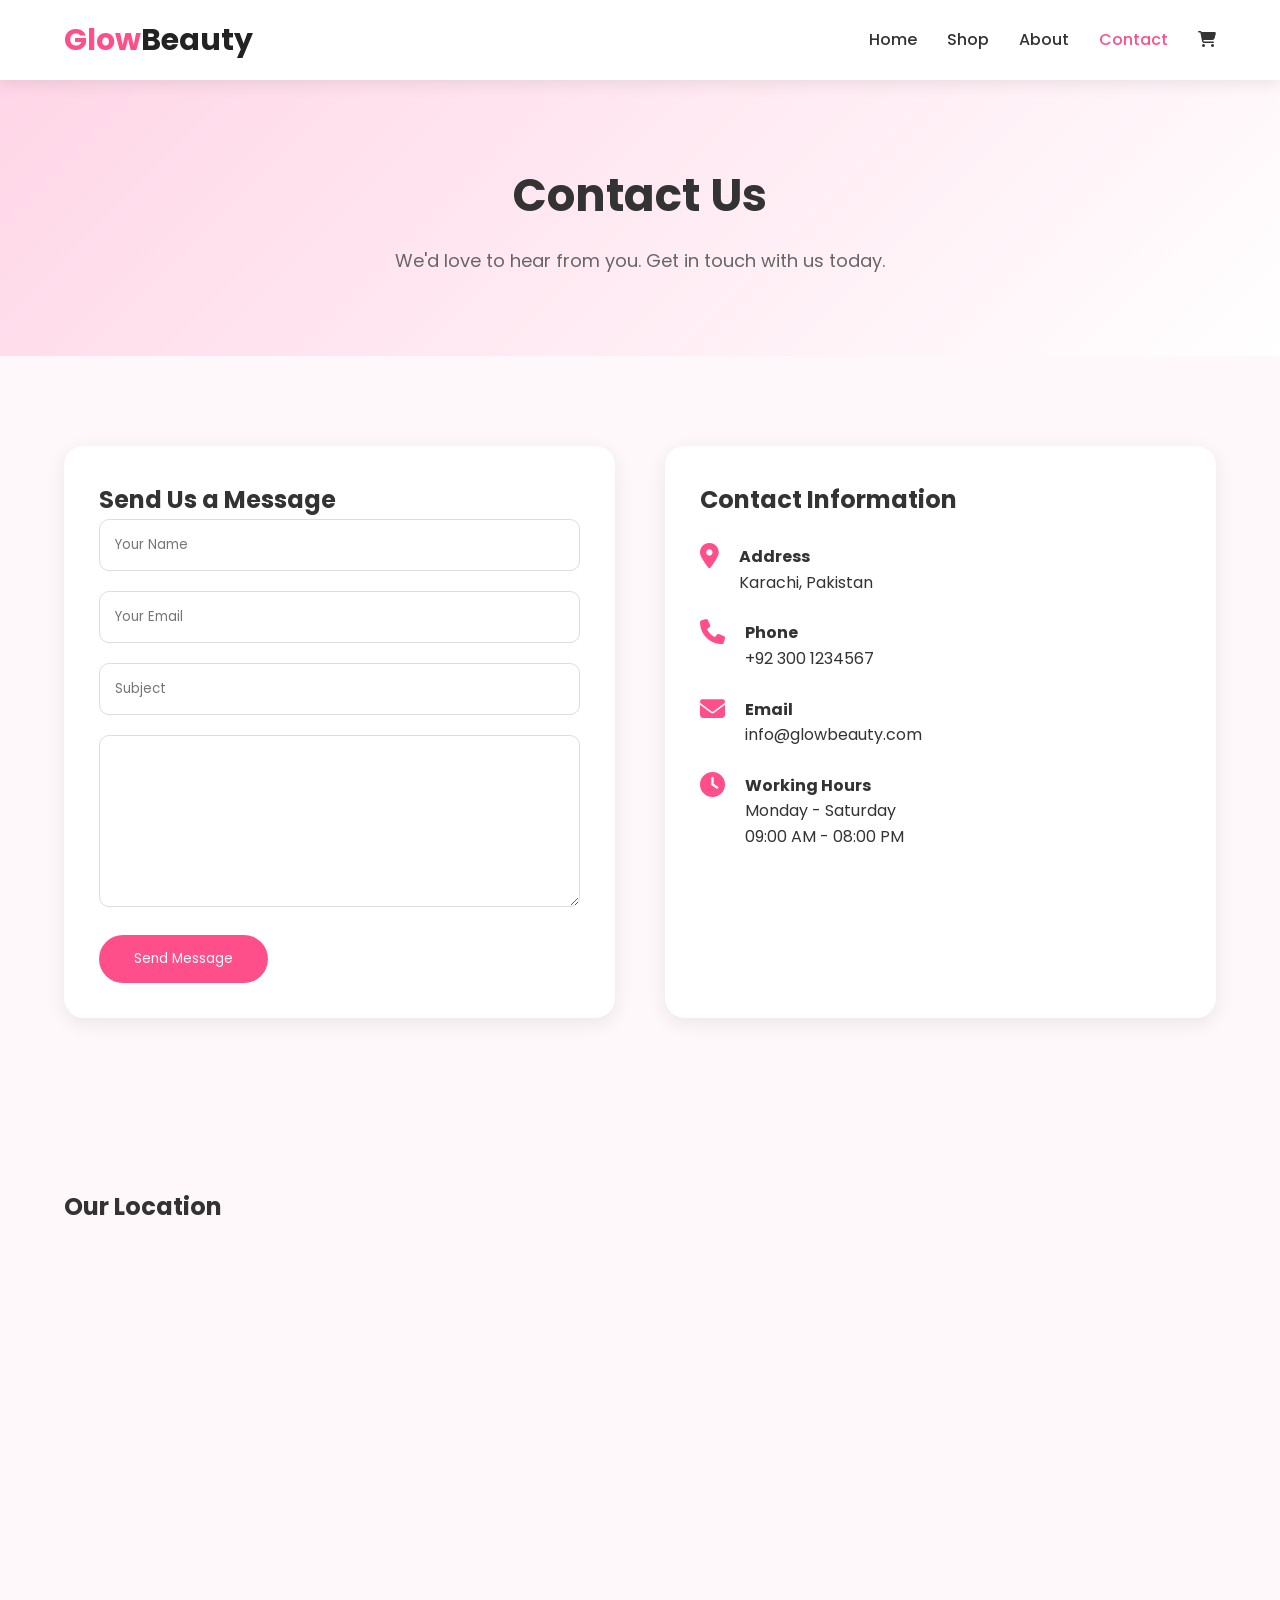
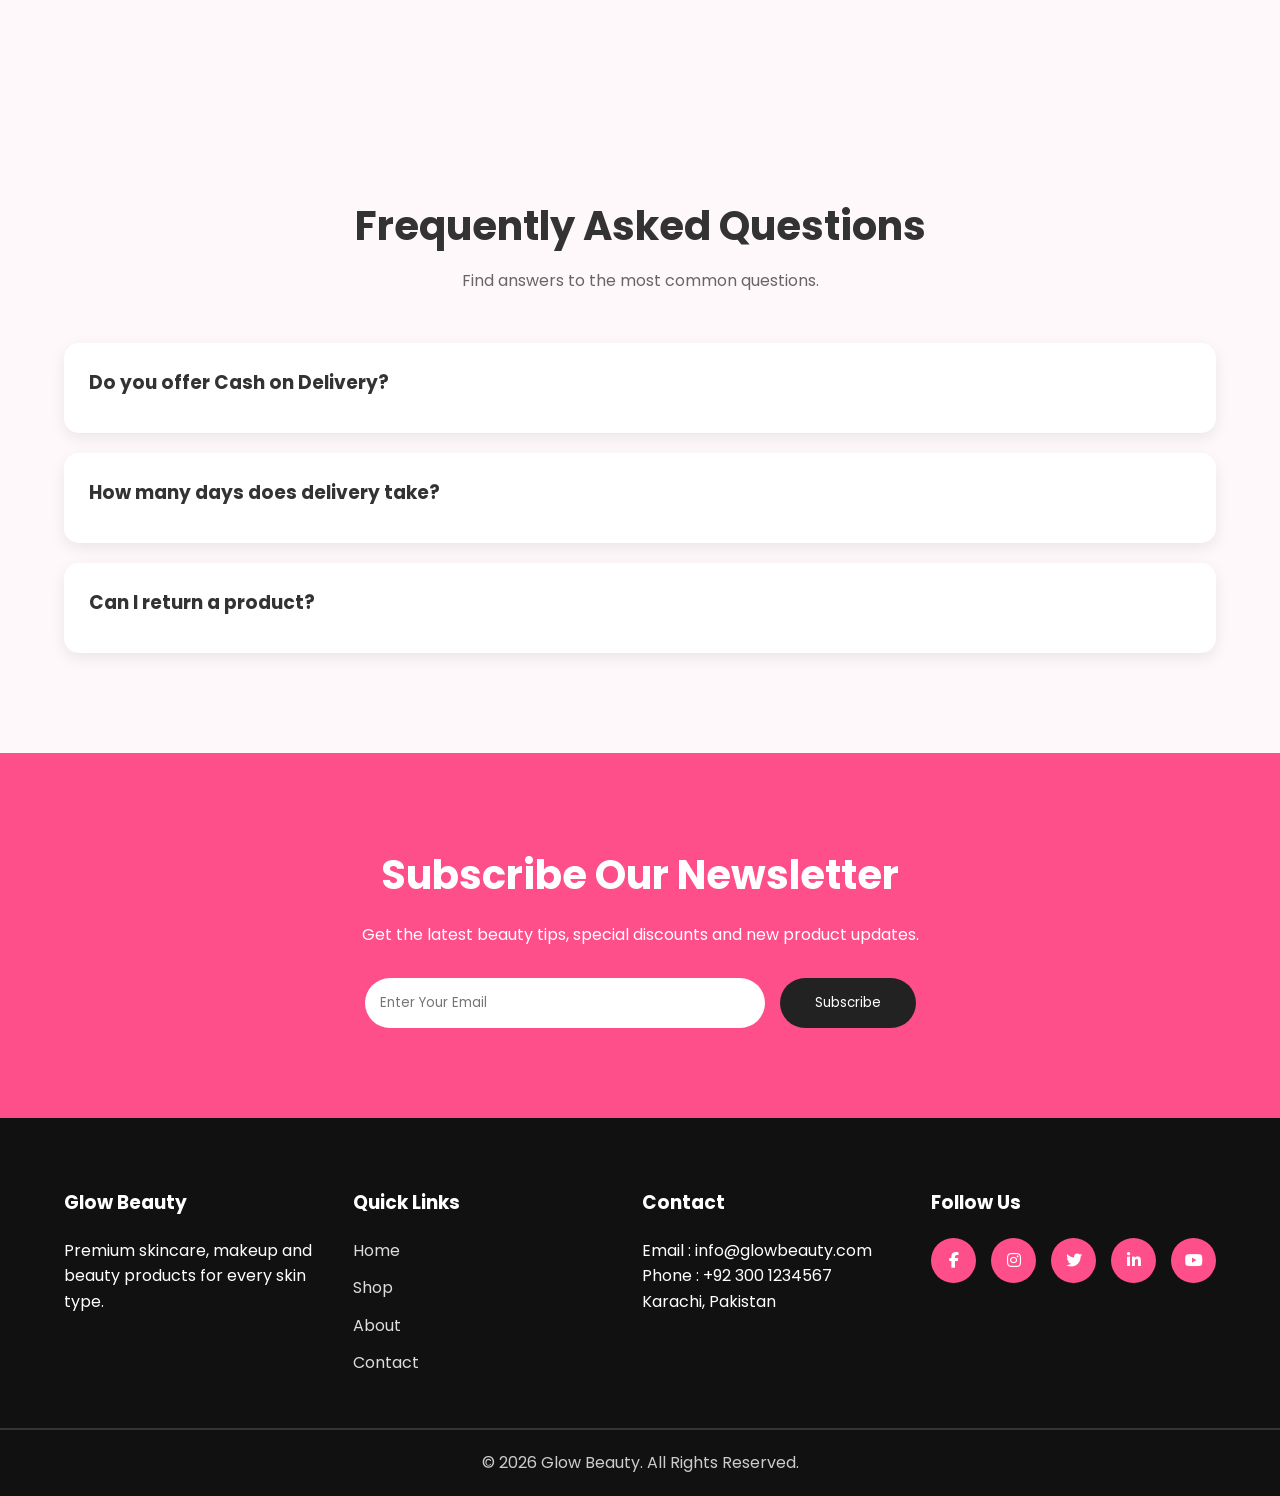
<file: contact.html>
<!DOCTYPE html>
<html lang="en">

<head>

    <meta charset="UTF-8">
    <meta name="viewport" content="width=device-width, initial-scale=1.0">

    <title>Contact Us | Glow Beauty</title>

    <link rel="stylesheet" href="style.css">
    <link rel="stylesheet" href="responsive.css">

    <link href="https://fonts.googleapis.com/css2?family=Poppins:wght@300;400;500;600;700&display=swap"
        rel="stylesheet">

    <link rel="stylesheet"
        href="https://cdnjs.cloudflare.com/ajax/libs/font-awesome/6.7.1/css/all.min.css">

</head>

<body>

<!--================ HEADER ================-->

<header>

    <div class="container">

        <div class="logo">

            Glow<span>Beauty</span>

        </div>

        <nav>

            <ul>

                <li><a href="index.html">Home</a></li>

                <li><a href="shop.html">Shop</a></li>

                <li><a href="about.html">About</a></li>

                <li><a href="contact.html" class="active">Contact</a></li>

                <li>

                    <a href="cart.html">

                        <i class="fa-solid fa-cart-shopping"></i>

                    </a>

                </li>

            </ul>

        </nav>

    </div>

</header>

<!--================ PAGE TITLE ================-->

<section class="page-title">

    <div class="container">

        <h1>Contact Us</h1>

        <p>

            We'd love to hear from you. Get in touch with us today.

        </p>

    </div>

</section>

<!--================ CONTACT SECTION ================-->

<section class="contact-section">

    <div class="container contact-container">

        <!-- Contact Form -->

        <div class="contact-form">

            <h2>Send Us a Message</h2>

            <form>

                <input
                    type="text"
                    placeholder="Your Name"
                    required>

                <input
                    type="email"
                    placeholder="Your Email"
                    required>

                <input
                    type="text"
                    placeholder="Subject"
                    required>

                <textarea
                    rows="7"
                    placeholder="Write Your Message"
                    required>
                </textarea>

                <button class="btn">

                    Send Message

                </button>

            </form>

        </div>

        <!-- Contact Information -->

        <div class="contact-info">

            <h2>Contact Information</h2>

            <div class="info-box">

                <i class="fa-solid fa-location-dot"></i>

                <div>

                    <h4>Address</h4>

                    <p>Karachi, Pakistan</p>

                </div>

            </div>

            <div class="info-box">

                <i class="fa-solid fa-phone"></i>

                <div>

                    <h4>Phone</h4>

                    <p>+92 300 1234567</p>

                </div>

            </div>

            <div class="info-box">

                <i class="fa-solid fa-envelope"></i>

                <div>

                    <h4>Email</h4>

                    <p>info@glowbeauty.com</p>

                </div>

            </div>

            <div class="info-box">

                <i class="fa-solid fa-clock"></i>

                <div>

                    <h4>Working Hours</h4>

                    <p>Monday - Saturday</p>

                    <p>09:00 AM - 08:00 PM</p>

                </div>

            </div>

        </div>

    </div>

</section>

<!--================ GOOGLE MAP ================-->

<section class="map-section">

    <div class="container">

        <h2>Our Location</h2>

        <div class="map-box">

            <iframe
                src="https://www.google.com/maps?q=Karachi&output=embed"
                width="100%"
                height="400"
                style="border:0;"
                loading="lazy">
            </iframe>

        </div>

    </div>

</section>

<!--================ FAQ SECTION ================-->

<section class="faq">

    <div class="container">

        <div class="title">

            <h2>Frequently Asked Questions</h2>

            <p>Find answers to the most common questions.</p>

        </div>

        <div class="faq-item">

            <h3>Do you offer Cash on Delivery?</h3>

            <p>
                Yes, we offer Cash on Delivery (COD) all over Pakistan.
            </p>

        </div>

        <div class="faq-item">

            <h3>How many days does delivery take?</h3>

            <p>
                Orders are usually delivered within 2–5 working days.
            </p>

        </div>

        <div class="faq-item">

            <h3>Can I return a product?</h3>

            <p>
                Yes, products can be returned within 7 days if they are unused
                and in their original packaging.
            </p>

        </div>

    </div>

</section>

<!--================ NEWSLETTER ================-->

<section class="newsletter">

    <div class="container">

        <h2>Subscribe Our Newsletter</h2>

        <p>
            Get the latest beauty tips, special discounts and new product updates.
        </p>

        <form>

            <input
                type="email"
                placeholder="Enter Your Email">

            <button class="btn">

                Subscribe

            </button>

        </form>

    </div>

</section>

<!--================ FOOTER ================-->

<footer>

    <div class="container footer-grid">

        <div>

            <h3>Glow Beauty</h3>

            <p>

                Premium skincare, makeup and beauty products for every skin type.

            </p>

        </div>

        <div>

            <h3>Quick Links</h3>

            <ul>

                <li><a href="index.html">Home</a></li>

                <li><a href="shop.html">Shop</a></li>

                <li><a href="about.html">About</a></li>

                <li><a href="contact.html">Contact</a></li>

            </ul>

        </div>

        <div>

            <h3>Contact</h3>

            <p>Email : info@glowbeauty.com</p>

            <p>Phone : +92 300 1234567</p>

            <p>Karachi, Pakistan</p>

        </div>

        <div>

            <h3>Follow Us</h3>

            <div class="social-icons">

                <a href="#"><i class="fab fa-facebook-f"></i></a>

                <a href="#"><i class="fab fa-instagram"></i></a>

                <a href="#"><i class="fab fa-twitter"></i></a>

                <a href="#"><i class="fab fa-linkedin-in"></i></a>

                <a href="#"><i class="fab fa-youtube"></i></a>

            </div>

        </div>

    </div>

    <hr>

    <p class="copyright">

        © 2026 Glow Beauty. All Rights Reserved.

    </p>

</footer>

<!--================ JAVASCRIPT ================-->

<script src="app.js"></script>

</body>

</html>
</file>
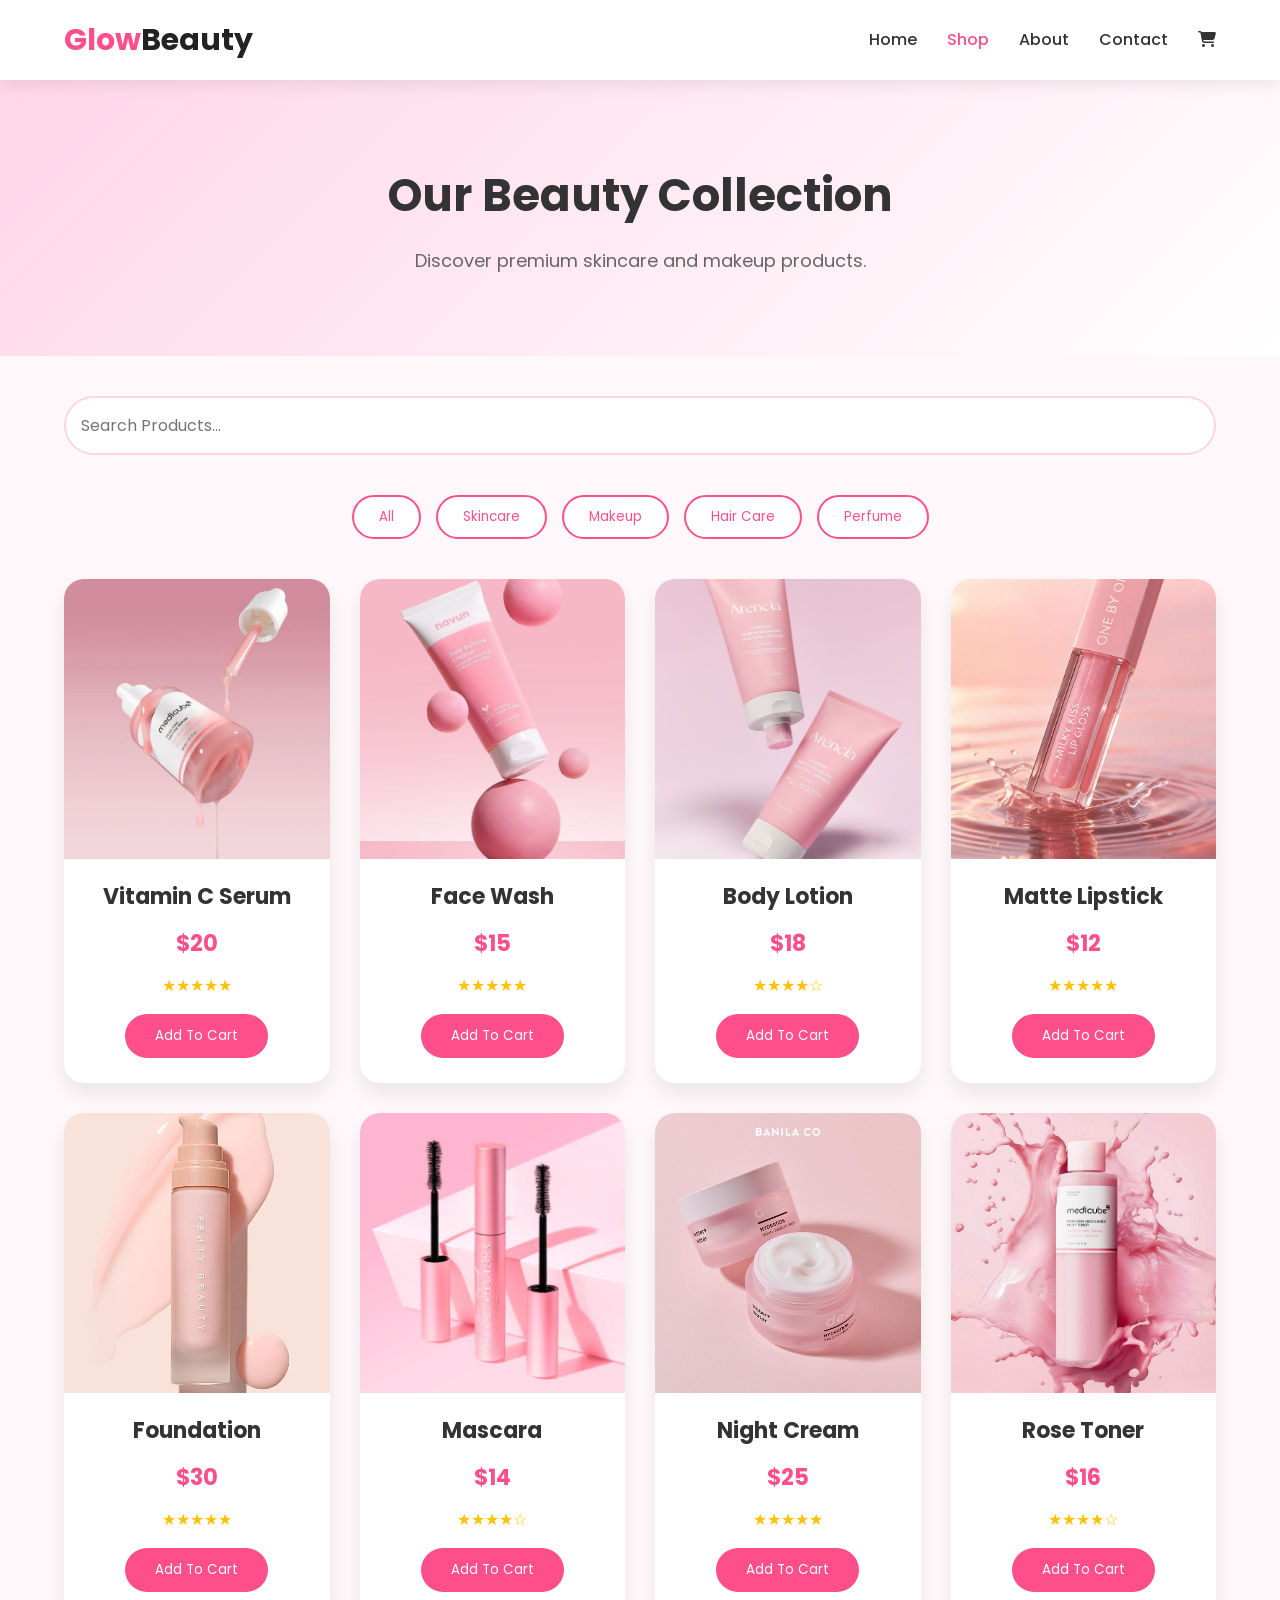
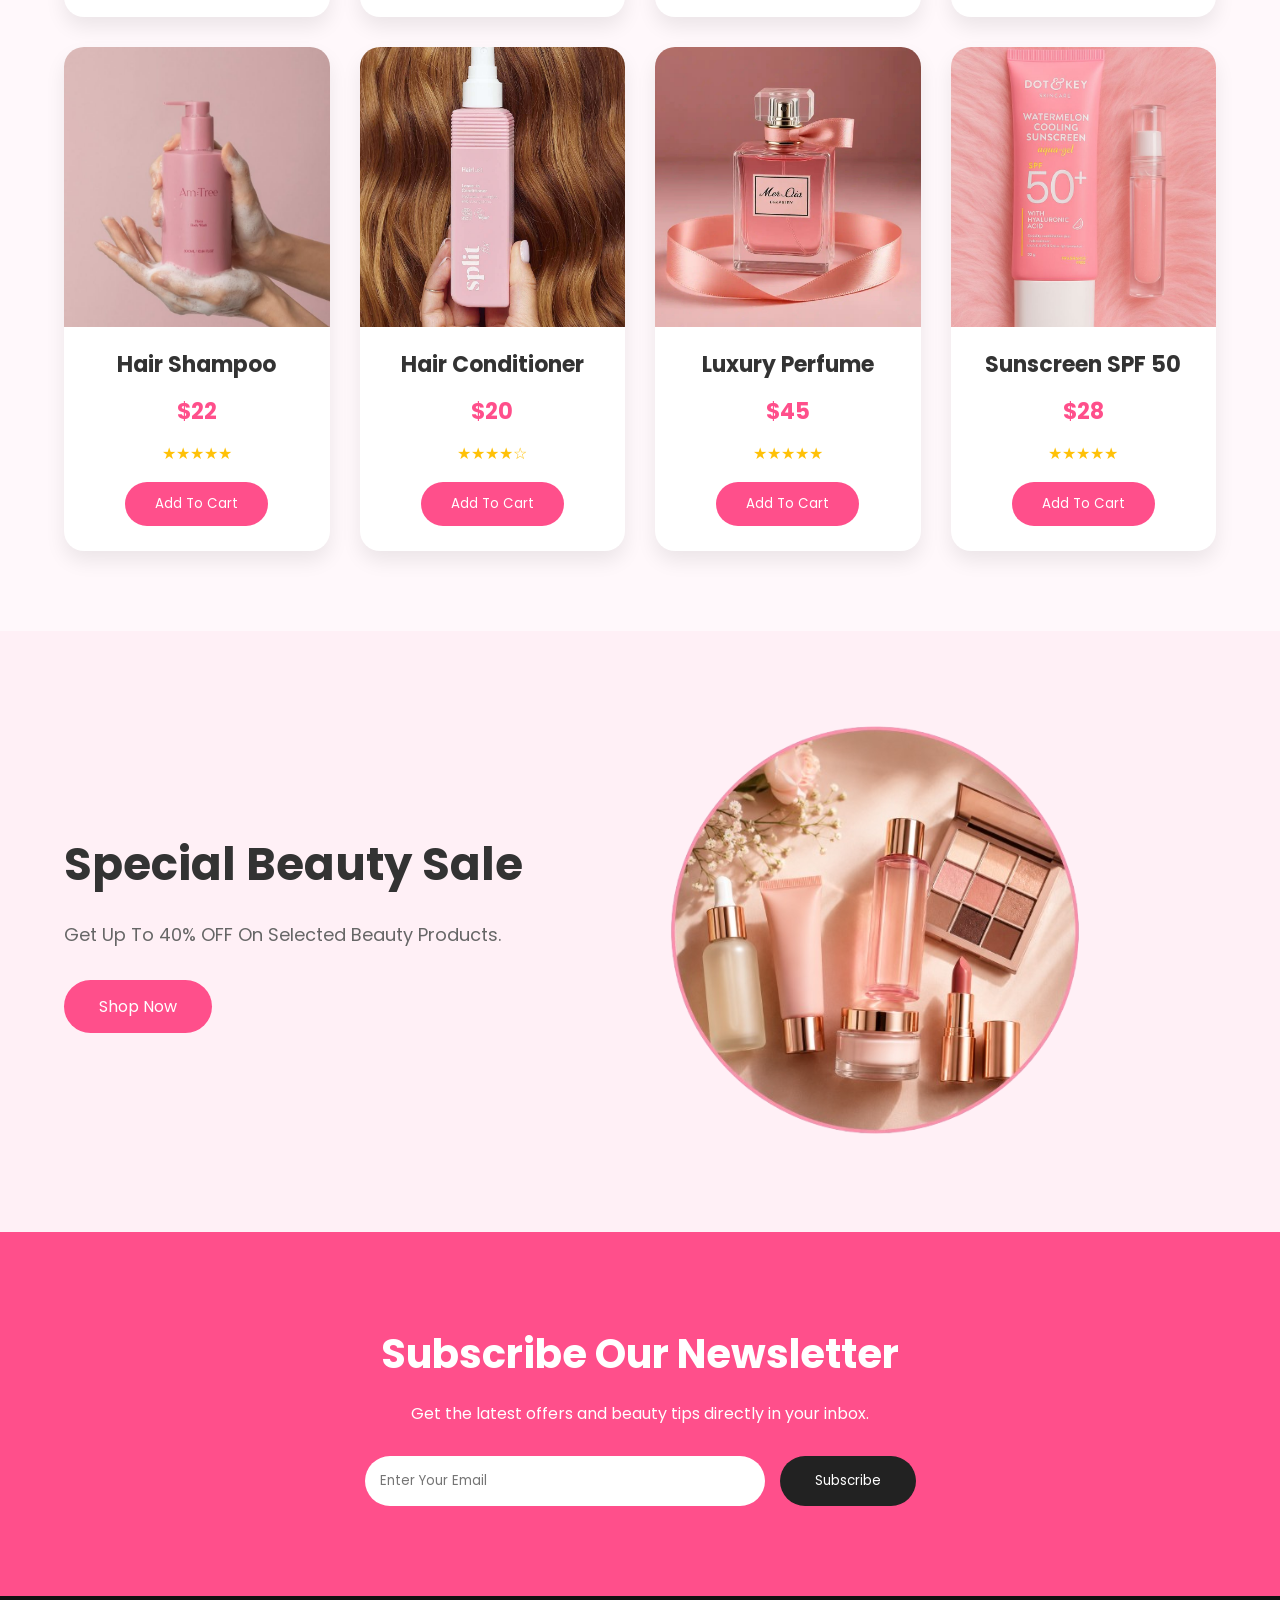
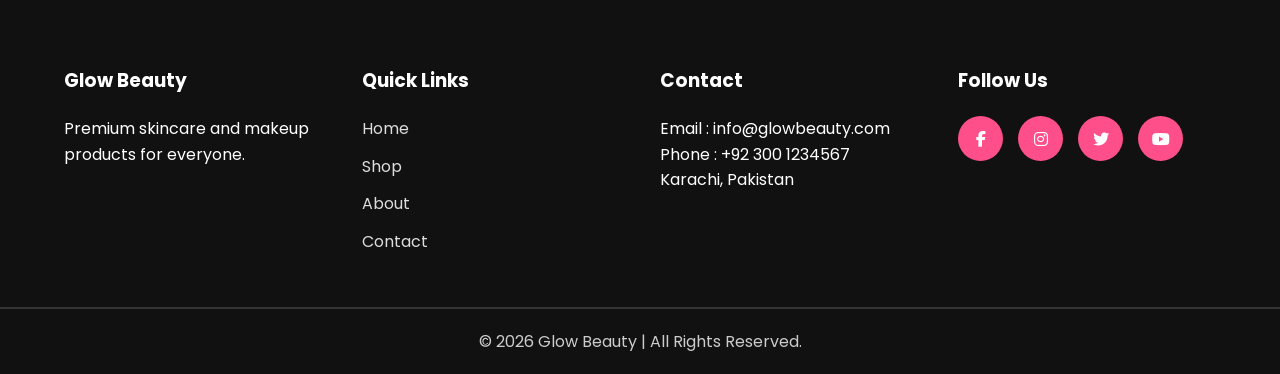
<file: shop.html>
<!DOCTYPE html>
<html lang="en">

<head>

    <meta charset="UTF-8">
    <meta name="viewport" content="width=device-width, initial-scale=1.0">

    <title>Shop | Glow Beauty</title>

    <link rel="stylesheet" href="style.css">
    <link rel="stylesheet" href="responsive.css">

    <link href="https://fonts.googleapis.com/css2?family=Poppins:wght@300;400;500;600;700&display=swap" rel="stylesheet">

    <link rel="stylesheet"
        href="https://cdnjs.cloudflare.com/ajax/libs/font-awesome/6.7.1/css/all.min.css">

</head>

<body>

<!--================ HEADER ================-->

<header>

    <div class="container">

        <div class="logo">

            Glow<span>Beauty</span>

        </div>

        <nav>

            <ul>

                <li><a href="index.html">Home</a></li>

                <li><a href="shop.html" class="active">Shop</a></li>

                <li><a href="about.html">About</a></li>

                <li><a href="contact.html">Contact</a></li>

                <li>

                    <a href="cart.html">

                        <i class="fa-solid fa-cart-shopping"></i>

                    </a>

                </li>

            </ul>

        </nav>

    </div>

</header>

<!--================ PAGE TITLE ================-->

<section class="page-title">

    <div class="container">

        <h1>Our Beauty Collection</h1>

        <p>

            Discover premium skincare and makeup products.

        </p>

    </div>

</section>

<!--================ SEARCH ================-->

<section class="search-section">

    <div class="container">

        <input
            type="text"
            id="search"
            placeholder="Search Products..."
        >

    </div>

</section>

<!--================ CATEGORY ================-->

<section class="categories-filter">

    <div class="container">

        <button>All</button>

        <button>Skincare</button>

        <button>Makeup</button>

        <button>Hair Care</button>

        <button>Perfume</button>

    </div>

</section>

<!--================ PRODUCTS ================-->

<section class="shop-products">

<div class="container">

<div class="product-grid">

<!-- Product 1 -->

<div class="product-card">

<img src="serum.jpg">

<h3>Vitamin C Serum</h3>

<p class="price">$20</p>

<div class="rating">

★★★★★

</div>

<button>Add To Cart</button>

</div>

<!-- Product 2 -->

<div class="product-card">

<img src="face wash.jpg">

<h3>Face Wash</h3>

<p class="price">$15</p>

<div class="rating">

★★★★★

</div>

<button>Add To Cart</button>

</div>

<!-- Product 3 -->

<div class="product-card">

<img src="lotion.jpg">

<h3>Body Lotion</h3>

<p class="price">$18</p>

<div class="rating">

★★★★☆

</div>

<button>Add To Cart</button>

</div>

<!-- Product 4 -->

<div class="product-card">

<img src="lipistic.jpg">

<h3>Matte Lipstick</h3>

<p class="price">$12</p>

<div class="rating">

★★★★★

</div>

<button>Add To Cart</button>

</div>

<!-- Product 5 -->

<div class="product-card">

<img src="foundation.jpg">

<h3>Foundation</h3>

<p class="price">$30</p>

<div class="rating">

★★★★★

</div>

<button>Add To Cart</button>

</div>

<!-- Product 6 -->

<div class="product-card">

<img src="mascara.jpg">

<h3>Mascara</h3>

<p class="price">$14</p>

<div class="rating">

★★★★☆

</div>

<button>Add To Cart</button>

</div>
<!-- Product 7 -->

<div class="product-card">

    <img src="night creme.jpg" alt="">

    <h3>Night Cream</h3>

    <p class="price">$25</p>

    <div class="rating">

        ★★★★★

    </div>

    <button>Add To Cart</button>

</div>

<!-- Product 8 -->

<div class="product-card">

    <img src="rose toner.jpg" alt="">

    <h3>Rose Toner</h3>

    <p class="price">$16</p>

    <div class="rating">

        ★★★★☆

    </div>

    <button>Add To Cart</button>

</div>

<!-- Product 9 -->

<div class="product-card">

    <img src="shampoo.jpg" alt="">

    <h3>Hair Shampoo</h3>

    <p class="price">$22</p>

    <div class="rating">

        ★★★★★

    </div>

    <button>Add To Cart</button>

</div>

<!-- Product 10 -->

<div class="product-card">

    <img src="conditinor.jpg" alt="">

    <h3>Hair Conditioner</h3>

    <p class="price">$20</p>

    <div class="rating">

        ★★★★☆

    </div>

    <button>Add To Cart</button>

</div>

<!-- Product 11 -->

<div class="product-card">

    <img src="Perfume 2.jpg" alt="">

    <h3>Luxury Perfume</h3>

    <p class="price">$45</p>

    <div class="rating">

        ★★★★★

    </div>

    <button>Add To Cart</button>

</div>

<!-- Product 12 -->

<div class="product-card">

    <img src="sunscreen.jpg" alt="">

    <h3>Sunscreen SPF 50</h3>

    <p class="price">$28</p>

    <div class="rating">

        ★★★★★

    </div>

    <button>Add To Cart</button>

</div>

</div>

</div>

</section>

<!-- ================= OFFER SECTION ================= -->

<section class="offer">

    <div class="container">

        <div class="offer-content">

            <div class="offer-text">

                <h2>Special Beauty Sale</h2>

                <p>

                    Get Up To 40% OFF On Selected Beauty Products.

                </p>

                <a href="shop.html" class="btn">

                    Shop Now

                </a>

            </div>

            <div class="offer-image">

                <img src="special 2.png" alt="Offer">

            </div>

        </div>

    </div>

</section>

<!-- ================= NEWSLETTER ================= -->

<section class="newsletter">

    <div class="container">

        <h2>

            Subscribe Our Newsletter

        </h2>

        <p>

            Get the latest offers and beauty tips directly in your inbox.

        </p>

        <form>

            <input
                type="email"
                placeholder="Enter Your Email">

            <button class="btn">

                Subscribe

            </button>

        </form>

    </div>

</section>

<!-- ================= FOOTER ================= -->

<footer>

    <div class="container footer-grid">

        <div>

            <h3>Glow Beauty</h3>

            <p>

                Premium skincare and makeup products for everyone.

            </p>

        </div>

        <div>

            <h3>Quick Links</h3>

            <ul>

                <li><a href="index.html">Home</a></li>

                <li><a href="shop.html">Shop</a></li>

                <li><a href="about.html">About</a></li>

                <li><a href="contact.html">Contact</a></li>

            </ul>

        </div>

        <div>

            <h3>Contact</h3>

            <p>Email : info@glowbeauty.com</p>

            <p>Phone : +92 300 1234567</p>

            <p>Karachi, Pakistan</p>

        </div>

        <div>

            <h3>Follow Us</h3>

            <div class="social-icons">

                <a href="#"><i class="fab fa-facebook-f"></i></a>

                <a href="#"><i class="fab fa-instagram"></i></a>

                <a href="#"><i class="fab fa-twitter"></i></a>

                <a href="#"><i class="fab fa-youtube"></i></a>

            </div>

        </div>

    </div>

    <hr>

    <p class="copyright">

        © 2026 Glow Beauty | All Rights Reserved.

    </p>

</footer>

<script src="app.js"></script>
</body>
</html>
</file>
<file: style.css>
/*==================================
        GOOGLE FONT
===================================*/

@import url('https://fonts.googleapis.com/css2?family=Poppins:wght@300;400;500;600;700;800&display=swap');

/*==================================
        RESET
===================================*/

*{
    margin:0;
    padding:0;
    box-sizing:border-box;
    font-family:'Poppins',sans-serif;
}

html{
    scroll-behavior:smooth;
}

body{
    background:#fff8fb;
    color:#333;
    line-height:1.6;
}

img{
    max-width:100%;
    display:block;
}

a{
    text-decoration:none;
}

ul{
    list-style:none;
}

.container{
    width:90%;
    max-width:1200px;
    margin:auto;
}

/*==================================
        HEADER
===================================*/

header{

    width:100%;

    background:#fff;

    box-shadow:0 5px 15px rgba(0,0,0,.08);

    position:sticky;

    top:0;

    z-index:999;

}

header .container{

    display:flex;

    justify-content:space-between;

    align-items:center;

    height:80px;

}

.logo{

    font-size:30px;

    font-weight:700;

    color:#ff4f8b;

}

.logo span{

    color:#222;

}

nav ul{

    display:flex;

    align-items:center;

}

nav ul li{

    margin-left:30px;

}

nav ul li a{

    color:#333;

    font-weight:500;

    transition:.3s;

}

nav ul li a:hover{

    color:#ff4f8b;

}

.active{

    color:#ff4f8b !important;

}

/*==================================
        BUTTON
===================================*/

.btn{

    display:inline-block;

    padding:14px 35px;

    background:#ff4f8b;

    color:#fff;

    border:none;

    border-radius:40px;

    cursor:pointer;

    transition:.4s;

}

.btn:hover{

    background:#e63b76;

    transform:translateY(-3px);

}

/*==================================
        PAGE TITLE
===================================*/

.page-title{

    padding:80px 0;

    background:linear-gradient(135deg,#ffd6e7,#fff);

    text-align:center;

}

.page-title h1{

    font-size:45px;

    margin-bottom:15px;

}

.page-title p{

    color:#666;

    font-size:18px;

}

/*==================================
        HERO
===================================*/

.hero{

    padding:90px 0;

}

.hero-content{

    display:flex;

    justify-content:space-between;

    align-items:center;

    gap:50px;

}

.hero-text{

    flex:1;

}

.hero-text h1{

    font-size:60px;

    line-height:1.2;

    margin-bottom:20px;

}

.hero-text p{

    color:#666;

    margin-bottom:30px;

    font-size:18px;

}

.hero-image{

    flex:1;

}

/*==================================
        SERVICES
===================================*/

.services{

    padding:80px 0;

    background:#fff;

}

.services .container{

    display:grid;

    grid-template-columns:repeat(4,1fr);

    gap:25px;

}

.service-box{

    background:#fff8fb;

    border-radius:20px;

    text-align:center;

    padding:35px 25px;

    transition:.4s;

}

.service-box:hover{

    transform:translateY(-10px);

    box-shadow:0 10px 20px rgba(0,0,0,.08);

}

.service-box i{

    font-size:45px;

    color:#ff4f8b;

    margin-bottom:20px;

}

.service-box h3{

    margin-bottom:10px;

}

/*==================================
        SECTION TITLE
===================================*/

.title{

    text-align:center;

    margin-bottom:50px;

}

.title h2{

    font-size:40px;

    margin-bottom:10px;

}

.title p{

    color:#666;

}
/*==================================
        CATEGORIES
===================================*/

.categories{

    padding:90px 0;

}

.category-grid{

    display:grid;

    grid-template-columns:repeat(4,1fr);

    gap:30px;

}

.category-card{

    background:#fff;

    border-radius:20px;

    overflow:hidden;

    text-align:center;

    box-shadow:0 5px 15px rgba(0,0,0,.08);

    transition:.4s;

}

.category-card:hover{

    transform:translateY(-10px);

}

.category-card img{

    width:100%;

    height:250px;

    object-fit:cover;

}

.category-card h3{

    padding:20px;

    color:#333;

}

/*==================================
        PRODUCT GRID
===================================*/

.product-grid{

    display:grid;

    grid-template-columns:repeat(4,1fr);

    gap:30px;

}

.product-card{

    background:#fff;

    border-radius:20px;

    overflow:hidden;

    box-shadow:0 10px 20px rgba(0,0,0,.08);

    transition:.4s;

    text-align:center;

    padding-bottom:25px;

}

.product-card:hover{

    transform:translateY(-10px);

}

.product-card img{

    width:100%;

    height:280px;

    object-fit:cover;

}

.product-card h3{

    margin-top:20px;

    font-size:22px;

}

.product-card p{

    margin:12px 0;

    color:#ff4f8b;

    font-weight:700;

    font-size:22px;

}

.product-card button{

    background:#ff4f8b;

    color:white;

    border:none;

    padding:12px 30px;

    border-radius:30px;

    cursor:pointer;

    transition:.3s;

}

.product-card button:hover{

    background:#e53874;

}

.rating{

    color:#ffc107;

    margin-bottom:15px;

}

/*==================================
        SHOP PAGE
===================================*/

.search-section{

    padding:40px 0;

}

.search-section input{

    width:100%;

    padding:15px;

    border:2px solid #ffd5e5;

    border-radius:40px;

    font-size:16px;

    outline:none;

}

.categories-filter{

    padding-bottom:40px;

}

.categories-filter .container{

    display:flex;

    justify-content:center;

    flex-wrap:wrap;

    gap:15px;

}

.categories-filter button{

    background:#fff;

    border:2px solid #ff4f8b;

    color:#ff4f8b;

    padding:10px 25px;

    border-radius:30px;

    cursor:pointer;

    transition:.3s;

}

.categories-filter button:hover{

    background:#ff4f8b;

    color:white;

}

.shop-products{

    padding-bottom:80px;

}

/*==================================
        OFFER
===================================*/

.offer{

    padding:90px 0;

    background:#fff0f6;

}

.offer-content{

    display:flex;

    align-items:center;

    justify-content:space-between;

    gap:50px;

}

.offer-text{

    flex:1;

}

.offer-text h2{

    font-size:45px;

    margin-bottom:20px;

}

.offer-text p{

    margin-bottom:30px;

    color:#666;

    font-size:18px;

}

.offer-image{

    flex:1;

}

/*==================================
        WHY CHOOSE US
===================================*/

.why-us{

    padding:90px 0;

}

.why-grid{

    display:grid;

    grid-template-columns:repeat(3,1fr);

    gap:30px;

}

.why-card{

    background:#fff;

    padding:40px;

    border-radius:20px;

    text-align:center;

    box-shadow:0 10px 20px rgba(0,0,0,.08);

    transition:.4s;

}

.why-card:hover{

    transform:translateY(-10px);

}

.why-card i{

    font-size:50px;

    color:#ff4f8b;

    margin-bottom:20px;

}

.why-card h3{

    margin-bottom:15px;

}

/*==================================
        NEWSLETTER
===================================*/

.newsletter{

    padding:90px 0;

    background:#ff4f8b;

    text-align:center;

    color:white;

}

.newsletter h2{

    font-size:40px;

    margin-bottom:15px;

}

.newsletter p{

    margin-bottom:30px;

}

.newsletter form{

    display:flex;

    justify-content:center;

    gap:15px;

}

.newsletter input{

    width:400px;

    padding:15px;

    border:none;

    border-radius:40px;

    outline:none;

}

.newsletter .btn{

    background:#222;

}

.newsletter .btn:hover{

    background:#000;

}
/*==================================
        PRODUCT DETAILS
===================================*/

.product-details{

    padding:90px 0;

}

.details-container{

    display:grid;

    grid-template-columns:1fr 1fr;

    gap:60px;

    align-items:center;

}

.product-image img{

    width:100%;

    border-radius:20px;

    box-shadow:0 10px 20px rgba(0,0,0,.08);

}

.small-images{

    display:flex;

    gap:15px;

    margin-top:20px;

}

.small-images img{

    width:90px;

    height:90px;

    object-fit:cover;

    border-radius:10px;

    cursor:pointer;

    transition:.3s;

}

.small-images img:hover{

    transform:scale(1.08);

}

.product-info h1{

    font-size:42px;

    margin-bottom:20px;

}

.product-info .price{

    font-size:34px;

    color:#ff4f8b;

    font-weight:700;

    margin:20px 0;

}

.stock{

    color:green;

    font-weight:600;

    margin-bottom:20px;

}

.description{

    color:#666;

    margin-bottom:25px;

}

.quantity{

    margin:25px 0;

}

.qty-box{

    display:flex;

    align-items:center;

    gap:10px;

    margin-top:10px;

}

.qty-box button{

    width:40px;

    height:40px;

    border:none;

    background:#ff4f8b;

    color:#fff;

    border-radius:8px;

    cursor:pointer;

}

.qty-box input{

    width:60px;

    height:40px;

    text-align:center;

    border:1px solid #ddd;

    border-radius:8px;

}

.product-buttons{

    display:flex;

    gap:20px;

    margin:30px 0;

}

.extra-info p{

    margin:10px 0;

}

/*==================================
        PRODUCT DESCRIPTION
===================================*/

.product-description{

    padding:70px 0;

    background:#fff;

}

.product-description h2{

    margin-bottom:20px;

}

.product-description ul{

    padding-left:20px;

    list-style:disc;

}

.product-description li{

    margin:10px 0;

}

/*==================================
        REVIEWS
===================================*/

.reviews{

    padding:80px 0;

}

.review-box{

    background:#fff;

    padding:30px;

    border-radius:15px;

    margin-bottom:20px;

    box-shadow:0 5px 15px rgba(0,0,0,.08);

}

/*==================================
        RELATED PRODUCTS
===================================*/

.related-products{

    padding:80px 0;

}

/*==================================
        CART PAGE
===================================*/

.cart-section{

    padding:80px 0;

}

.cart-table{

    width:100%;

    border-collapse:collapse;

    background:#fff;

    border-radius:15px;

    overflow:hidden;

    box-shadow:0 5px 20px rgba(0,0,0,.08);

}

.cart-table th{

    background:#ff4f8b;

    color:#fff;

    padding:18px;

}

.cart-table td{

    padding:20px;

    border-bottom:1px solid #eee;

    text-align:center;

}

.product-info{

    display:flex;

    align-items:center;

    gap:15px;

}

.product-info img{

    width:80px;

    height:80px;

    border-radius:10px;

}

.remove-btn{

    background:red;

    color:white;

    border:none;

    padding:10px 14px;

    border-radius:8px;

    cursor:pointer;

}

/*==================================
        CART SUMMARY
===================================*/

.cart-summary{

    padding:60px 0 90px;

}

.summary-container{

    display:grid;

    grid-template-columns:1fr 400px;

    gap:40px;

}

.coupon-box,
.summary-box{

    background:#fff;

    padding:30px;

    border-radius:20px;

    box-shadow:0 5px 15px rgba(0,0,0,.08);

}

.coupon-form{

    display:flex;

    gap:10px;

    margin-top:20px;

}

.coupon-form input{

    flex:1;

    padding:12px;

    border:1px solid #ddd;

    border-radius:8px;

}

.summary-row{

    display:flex;

    justify-content:space-between;

    margin:18px 0;

}

.total{

    font-size:22px;

    font-weight:bold;

}

.checkout-btn{

    width:100%;

    margin-top:20px;

}
/*==================================
        ABOUT PAGE
===================================*/

.about-section{

    padding:90px 0;

}

.about-container{

    display:grid;

    grid-template-columns:1fr 1fr;

    gap:60px;

    align-items:center;

}

.about-image img{

    width:100%;

    border-radius:20px;

    box-shadow:0 10px 25px rgba(0,0,0,.08);

}

.about-content h2{

    font-size:40px;

    margin-bottom:20px;

}

.about-content p{

    margin-bottom:20px;

    color:#666;

}

.mission{

    padding:80px 0;

    background:#fff;

}

.mission-grid{

    display:grid;

    grid-template-columns:repeat(2,1fr);

    gap:30px;

}

.mission-card{

    background:#fff8fb;

    padding:35px;

    text-align:center;

    border-radius:20px;

    transition:.3s;

}

.mission-card:hover{

    transform:translateY(-8px);

}

.mission-card i{

    font-size:50px;

    color:#ff4f8b;

    margin-bottom:20px;

}

.team{

    padding:90px 0;

}

.team-grid{

    display:grid;

    grid-template-columns:repeat(3,1fr);

    gap:30px;

}

.team-card{

    background:#fff;

    border-radius:20px;

    overflow:hidden;

    text-align:center;

    box-shadow:0 5px 20px rgba(0,0,0,.08);

}

.team-card img{

    width:100%;

    height:320px;

    object-fit:cover;

}

.team-card h3{

    margin-top:20px;

}

.team-card p{

    margin:10px 0 20px;

    color:#777;

}

.stats{

    padding:80px 0;

    background:#ff4f8b;

    color:#fff;

}

.stats-grid{

    display:grid;

    grid-template-columns:repeat(4,1fr);

    gap:25px;

    text-align:center;

}

.stat-box h2{

    font-size:42px;

    margin-bottom:10px;

}

/*==================================
        CONTACT PAGE
===================================*/

.contact-section{

    padding:90px 0;

}

.contact-container{

    display:grid;

    grid-template-columns:1fr 1fr;

    gap:50px;

}

.contact-form,
.contact-info{

    background:#fff;

    padding:35px;

    border-radius:20px;

    box-shadow:0 5px 20px rgba(0,0,0,.08);

}

.contact-form input,
.contact-form textarea{

    width:100%;

    padding:15px;

    margin-bottom:20px;

    border:1px solid #ddd;

    border-radius:10px;

    outline:none;

}

.info-box{

    display:flex;

    gap:20px;

    margin:25px 0;

}

.info-box i{

    font-size:25px;

    color:#ff4f8b;

}

.map-section{

    padding:80px 0;

}

.map-box iframe{

    border-radius:20px;

}

.faq{

    padding:80px 0;

}

.faq-item{

    background:#fff;

    padding:25px;

    border-radius:15px;

    margin-bottom:20px;

    box-shadow:0 5px 15px rgba(0,0,0,.08);

}

.faq-item h3{

    margin-bottom:10px;

}

/*==================================
        FOOTER
===================================*/

footer{

    background:#111;

    color:#fff;

    padding:70px 0 20px;

}

.footer-grid{

    display:grid;

    grid-template-columns:repeat(4,1fr);

    gap:40px;

}

.footer-grid h3{

    margin-bottom:20px;

}

.footer-grid ul li{

    margin-bottom:12px;

}

.footer-grid ul li a{

    color:#ddd;

}

.footer-grid ul li a:hover{

    color:#ff4f8b;

}

.social-icons{

    display:flex;

    gap:15px;

}

.social-icons a{

    width:45px;

    height:45px;

    background:#ff4f8b;

    color:#fff;

    display:flex;

    justify-content:center;

    align-items:center;

    border-radius:50%;

    transition:.3s;

}

.social-icons a:hover{

    background:#fff;

    color:#ff4f8b;

}

footer hr{

    margin:40px 0 20px;

    border:1px solid rgba(255,255,255,.15);

}

.copyright{

    text-align:center;

    color:#ccc;

}

/*==================================
        ANIMATION
===================================*/

.product-card,
.category-card,
.team-card,
.service-box,
.why-card,
.mission-card{

    transition:.4s ease;

}

.product-card:hover,
.category-card:hover,
.team-card:hover{

    transform:translateY(-10px);

}

/*==================================
        SCROLLBAR
===================================*/

::-webkit-scrollbar{

    width:10px;

}

::-webkit-scrollbar-track{

    background:#f3f3f3;

}

::-webkit-scrollbar-thumb{

    background:#ff4f8b;

    border-radius:20px;

}

::-webkit-scrollbar-thumb:hover{

    background:#e53874;

}
</file>
<file: responsive.css>
/*=====================================
        TABLET RESPONSIVE
======================================*/

@media (max-width:992px){

.container{

    width:95%;

}

/* Header */

header .container{

    flex-direction:column;

    height:auto;

    padding:20px 0;

}

nav ul{

    flex-wrap:wrap;

    justify-content:center;

    margin-top:15px;

}

nav ul li{

    margin:10px;

}

/* Hero */

.hero-content{

    flex-direction:column;

    text-align:center;

}

.hero-text h1{

    font-size:42px;

}

/* Services */

.services .container{

    grid-template-columns:repeat(2,1fr);

}

/* Categories */

.category-grid{

    grid-template-columns:repeat(2,1fr);

}

/* Products */

.product-grid{

    grid-template-columns:repeat(2,1fr);

}

/* Offer */

.offer-content{

    flex-direction:column;

    text-align:center;

}

/* Product Details */

.details-container{

    grid-template-columns:1fr;

}

/* About */

.about-container{

    grid-template-columns:1fr;

    text-align:center;

}

/* Mission */

.mission-grid{

    grid-template-columns:1fr;

}

/* Team */

.team-grid{

    grid-template-columns:repeat(2,1fr);

}

/* Stats */

.stats-grid{

    grid-template-columns:repeat(2,1fr);

}

/* Contact */

.contact-container{

    grid-template-columns:1fr;

}

/* Cart Summary */

.summary-container{

    grid-template-columns:1fr;

}

/* Footer */

.footer-grid{

    grid-template-columns:repeat(2,1fr);

}

.newsletter form{

    flex-direction:column;

    align-items:center;

}

.newsletter input{

    width:100%;

}

}


/*=====================================
        MOBILE RESPONSIVE
======================================*/

@media (max-width:768px){

/* Page Title */

.page-title{

    padding:60px 20px;

}

.page-title h1{

    font-size:32px;

}

.page-title p{

    font-size:16px;

}

/* Hero */

.hero{

    padding:60px 0;

}

.hero-text h1{

    font-size:34px;

}

.hero-text p{

    font-size:16px;

}

/* Services */

.services .container{

    grid-template-columns:1fr;

}

/* Categories */

.category-grid{

    grid-template-columns:1fr;

}

/* Product Grid */

.product-grid{

    grid-template-columns:1fr;

}

/* Why Choose Us */

.why-grid{

    grid-template-columns:1fr;

}

/* Team */

.team-grid{

    grid-template-columns:1fr;

}

/* Stats */

.stats-grid{

    grid-template-columns:1fr;

}

/* Footer */

.footer-grid{

    grid-template-columns:1fr;

    text-align:center;

}

.social-icons{

    justify-content:center;

}

/* Product Details */

.product-buttons{

    flex-direction:column;

}

.product-buttons .btn{

    width:100%;

}

/* Cart Table */

.cart-table{

    display:block;

    overflow-x:auto;

    white-space:nowrap;

}

/* Coupon */

.coupon-form{

    flex-direction:column;

}

.coupon-form input{

    width:100%;

}

/* Newsletter */

.newsletter{

    padding:60px 20px;

}

.newsletter h2{

    font-size:30px;

}

.newsletter form{

    flex-direction:column;

}

.newsletter input{

    width:100%;

}

.newsletter .btn{

    width:100%;

}

/* Contact Form */

.contact-form,
.contact-info{

    padding:25px;

}

/* About */

.about-content h2{

    font-size:32px;

}

.about-content{

    text-align:center;

}

/* Images */

.small-images

/* Images */

.small-images{

    justify-content:center;

    flex-wrap:wrap;

}

.small-images img{

    width:70px;

    height:70px;

}

/* Buttons */

.btn{

    padding:12px 25px;

    font-size:15px;

}

/* Logo */

.logo{

    font-size:26px;

}

}

/*=====================================
      EXTRA SMALL DEVICES
======================================*/

@media (max-width:480px){

.container{

    width:92%;

}

/* Header */

header .container{

    padding:15px 0;

}

nav ul{

    flex-direction:column;

    gap:12px;

}

nav ul li{

    margin:0;

}

/* Hero */

.hero{

    padding:40px 0;

}

.hero-text h1{

    font-size:28px;

    line-height:1.3;

}

.hero-text p{

    font-size:15px;

}

/* Page Title */

.page-title h1{

    font-size:28px;

}

.page-title p{

    font-size:15px;

}

/* Product Cards */

.product-card img{

    height:240px;

}

.product-card h3{

    font-size:20px;

}

.product-card p{

    font-size:18px;

}

/* Category Images */

.category-card img{

    height:220px;

}

/* Product Details */

.product-info h1{

    font-size:30px;

}

.product-info .price{

    font-size:28px;

}

.qty-box{

    justify-content:center;

}

/* Team */

.team-card img{

    height:260px;

}

/* Stats */

.stat-box h2{

    font-size:34px;

}

/* Footer */

footer{

    text-align:center;

}

.footer-grid{

    gap:30px;

}

.social-icons{

    justify-content:center;

    flex-wrap:wrap;

}

/* Map */

.map-box iframe{

    height:250px;

}

/* Search */

.search-section input{

    font-size:14px;

}

/* Contact */

.info-box{

    flex-direction:column;

    text-align:center;

    align-items:center;

}

}

/*=====================================
        END OF RESPONSIVE CSS
======================================*/
</file>
